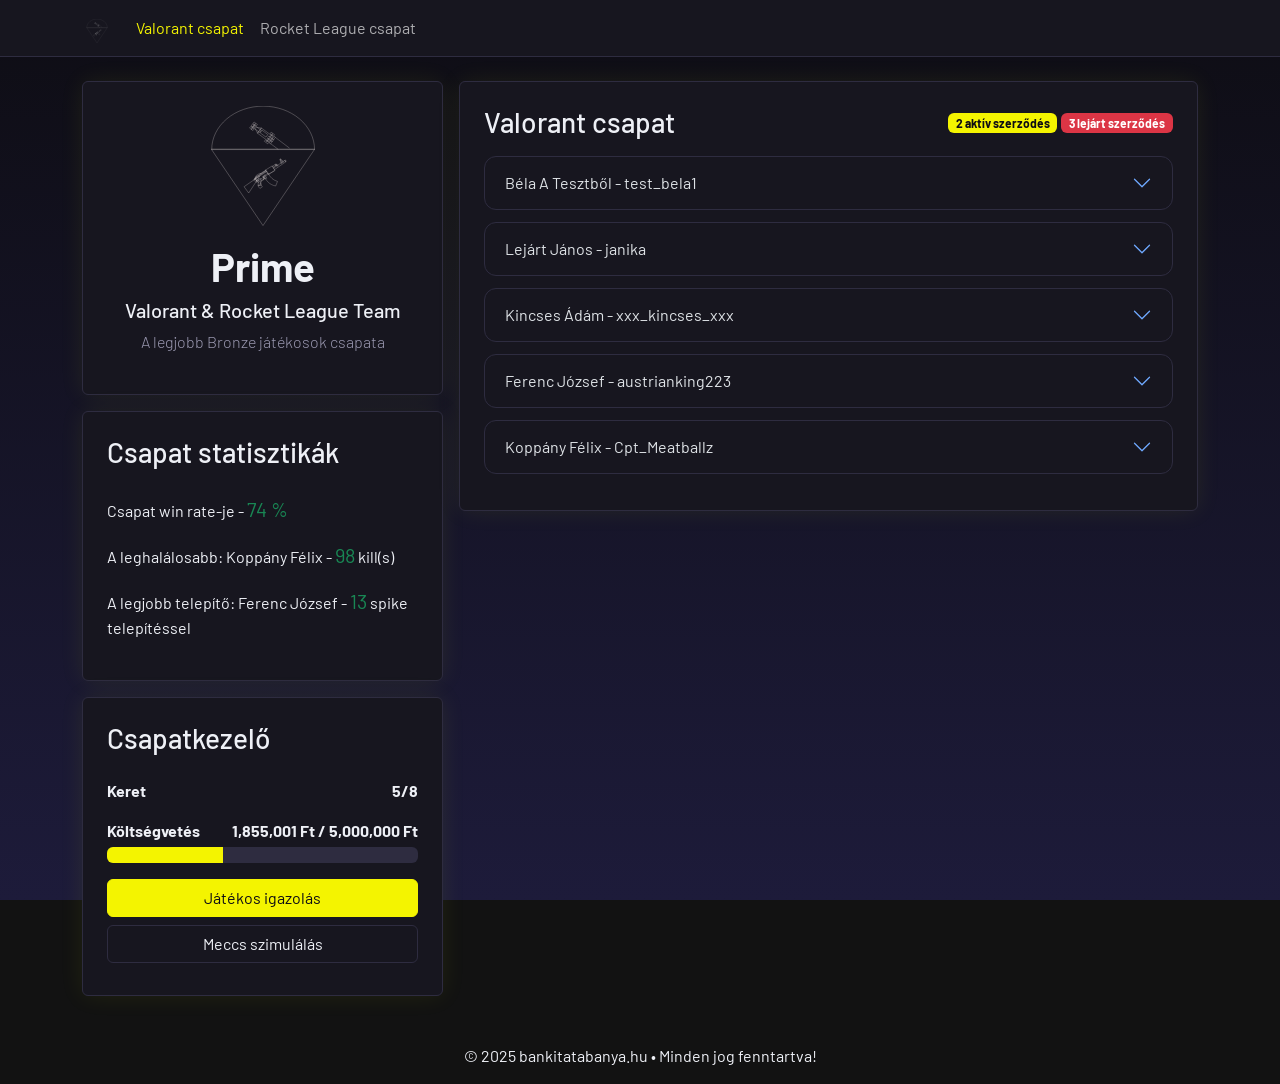
<file: index.html>
<!DOCTYPE html>
<html lang="hu" data-bs-theme="dark">

<head>
    <meta charset="UTF-8">
    <meta name="viewport" content="width=device-width, initial-scale=1.0">
    <title>PRIME</title>
    <link rel="stylesheet" href="css/bootstrap.min.css">
    <link href="https://cdn.jsdelivr.net/npm/bootstrap-icons@1.13.2/font/bootstrap-icons.min.css" rel="stylesheet">
    <link rel="stylesheet" href="css/style.css">
</head>

<body>
    <header>
        <nav class="navbar navbar-expand-lg bg-body-tertiary">
            <div class="container">
                <a class="navbar-brand" href="#">
                    <img src="egyeb/logo.svg" alt="Bootstrap" width="30" height="24">
                </a>
                <button class="navbar-toggler" type="button" data-bs-toggle="collapse"
                    data-bs-target="#navbarSupportedContent" aria-controls="navbarSupportedContent"
                    aria-expanded="false" aria-label="Toggle navigation">
                    <span class="navbar-toggler-icon"></span>
                </button>
                <div class="collapse navbar-collapse" id="navbarSupportedContent">
                    <ul class="navbar-nav mb-2 mb-lg-0">
                        <li class="nav-item">
                            <a class="nav-link active valorant_btn">Valorant csapat</a>
                        </li>
                        <li class="nav-item">
                            <a class="nav-link rocket_league_btn">Rocket League csapat</a>
                        </li>
                    </ul>
                </div>
            </div>
        </nav>
    </header>
    <main>
        <section>
            <div class="container my-4">
                <div class="row g-3">
                    <div class="col col-lg-4 col-sm-12">
                        <div class="border rounded shadow p-4 mb-3">
                            <div class="mb-3 text-center">
                                <img src="egyeb/logo.svg" alt="" height="120">
                            </div>
                            <h1 class="text-center fw-bold">Prime</h1>
                            <h5 class="text-center">Valorant & Rocket League Team</h5>
                            <p class="text-center text-secondary fw-light">A legjobb Bronze játékosok csapata</p>
                        </div>
                        <div class="border rounded shadow p-4 my-3">
                            <h3>Csapat statisztikák</h3>
                            <div class="pt-3 output-stats"></div>
                        </div>
                        <div class="border rounded shadow p-4">
                            <h3 class="mb-4">Csapatkezelő</h3>
                            <p class="d-flex justify-content-between fw-bold">
                                <span>Keret</span>
                                <span class="roster-count"></span>
                            </p>
                            <div class="mb-3">
                                <div class="d-flex justify-content-between flex-wrap column-gap-3 fw-bold mb-1">
                                    <span>Költségvetés</span>
                                    <span class="budget-text text-nowrap"></span>
                                </div>
                                <div class="progress" role="progressbar" aria-label="Felhasznált költségvetés">
                                    <div class="progress-bar bg-success budget-bar"></div>
                                </div>
                            </div>
                            <button type="button" class="btn btn-success w-100 mb-2 add-modalbtn">Játékos
                                igazolás</button>
                            <button type="button" class="btn btn-secondary w-100 mb-2 sim-modalbtn">Meccs
                                szimulálás</button>
                        </div>
                    </div>
                    <div class="col col-lg-8 col-sm-12">

                        <div class="border rounded shadow p-4">
                            <div aria-live="polite" aria-atomic="true"
                                class="toast-container position-fixed top-0 start-50 translate-middle-x p-3">
                                <div class="toast" id="live-toast" role="alert" aria-live="assertive"
                                    aria-atomic="true">
                                    <div class="toast-header" id="toast-header">
                                        <strong class="me-auto">Érték módosítása</strong>
                                        <button type="button" class="btn-close" data-bs-dismiss="toast"
                                            aria-label="Close"></button>
                                    </div>
                                    <div class="toast-body">
                                        <form class="toast-form d-flex"></form>
                                        <button type="button" class="btn btn-warning" onclick="edit_stat()">Adat(ok)
                                            módosítása</button>
                                    </div>
                                </div>
                            </div>
                            <div class="accordion output"></div>
                            <p class="my-3 fs-4 text-center text-secondary d-none empty_list">Jelenleg nincsen játékos
                                leszerződve a csapatba!</p>
                        </div>
                    </div>
                </div>
            </div>
        </section>
    </main>
    <footer class="text-center mt-5">
        <p>&copy; 2025 bankitatabanya.hu &bull; Minden jog fenntartva!</p>
    </footer>
    <div class="modal add-modal fade" tabindex="-1">
        <div class="modal-dialog">
            <div class="modal-content">
                <div class="modal-header bg-success add-header">
                    <h5 class="modal-title">Új játékos igazolása</h5>
                    <button type="button" class="btn-close" data-bs-dismiss="modal" aria-label="Close"></button>
                </div>
                <div class="modal-body">
                    <form class="add-form">
                        <div class="mb-3">
                            <label class="form-label">Játékos teljes neve</label>
                            <input type="text" class="form-control add-name" placeholder="Gipsz Jakab">
                            <div class="invalid-feedback">A teljes névnek legalább 6 karakterből kell állnia, illetve
                                nem tartalmazhat számot! (pl.: Gipsz Jakab).</div>
                        </div>
                        <div class="mb-3">
                            <label class="form-label">Játékos fiókneve / alias</label>
                            <input type="text" class="form-control add-nick" placeholder="Anonymus">
                            <div class="invalid-feedback">Az nicknévnek legalább 3 karakterből kell állnia! (pl.: Oxy)
                            </div>
                        </div>
                        <div class="mb-3">
                            <label class="form-label">Fizetés</label>
                            <input type="range" class="form-range add-pay" min="0" max="1000000" value="20000"
                                step="1000" id="range4">
                            <output for="range4" id="rangeValue"></output>
                            <div class="invalid-feedback budget-error"></div>
                        </div>
                        <div class="mb-3">
                            <label class="form-label">Szerződés lejárta</label>
                            <div class="row g-2">
                                <div class="col col-lg-6 col-sm-12">
                                    <input type="date" class="form-control add-date">
                                </div>
                                <div class="col col-lg-6 col-sm-12">
                                    <input type="time" class="form-control add-time">
                                </div>
                            </div>
                            <div class="invalid-feedback date-error">A megadott időpont már lejárt!</div>
                        </div>
                    </form>
                </div>
                <div class="modal-footer">
                    <button type="button" class="btn btn-secondary close" data-bs-dismiss="modal">Mégsem</button>
                    <button type="button" class="btn btn-success add-btn" onclick="add_player()">Aláírás</button>
                </div>
            </div>
        </div>
    </div>
    <div class="modal sim-modal fade" tabindex="-1">
        <div class="modal-dialog modal-lg">
            <div class="modal-content">
                <div class="modal-header">
                    <h5 class="modal-title text">Meccs szimulálása</h5>
                    <button type="button" class="btn-close" data-bs-dismiss="modal" aria-label="Close"></button>
                </div>
                <div class="modal-body">
                    <form class="add-form">
                        <div class="d-flex flex-column sim-inputs">

                        </div>

                    </form>
                </div>
                <div class="modal-footer">
                    <button type="button" class="btn btn-secondary" data-bs-dismiss="modal">Mégsem</button>
                    <button type="button" class="btn btn-primary sim-btn">Szimuláció indítása</button>
                </div>
            </div>
        </div>
    </div>
    <div class="modal fade delete-modal" tabindex="-1">
        <div class="modal-dialog">
            <div class="modal-content">
                <div class="modal-header bg-danger">
                    <h5 class="modal-title text-white">Megerősítés</h5>
                    <button type="button" class="btn-close" data-bs-dismiss="modal" aria-label="Close"></button>
                </div>
                <div class="modal-body delete-modal-body">

                </div>
                <div class="modal-footer">
                    <button type="button" class="btn btn-secondary" data-bs-dismiss="modal">Close</button>
                    <button type="button" class="btn btn-danger delete-btn" data-bs-dismiss="modal">Szerződés
                        felbontása</button>
                </div>
            </div>
        </div>
    </div>

    <div class="toast-container position-fixed bottom-0 end-0 p-3">
        <div id="liveToast" class="toast toast-success" role="alert" aria-live="assertive" aria-atomic="true">
            <div class="toast-header toast-success-header">
                <div class="toast-square rounded me-2 bg-success"></div>
                <strong class="me-auto"></strong>
                <small>most</small>
                <button type="button" class="btn-close" data-bs-dismiss="toast" aria-label="Close"></button>
            </div>
            <div class="toast-body toast-success-body">

            </div>
        </div>
    </div>
    <script src="js/bootstrap.bundle.min.js"></script>
    <script src="js/chart.umd.min.js"></script>
    <script src="js/Game.js"></script>
    <script src="js/Player.js"></script>
    <script src="js/script.js"></script>
</body>

</html>
</file>
<file: css/style.css>
@import url('https://fonts.googleapis.com/css2?family=Barlow:ital,wght@0,100;0,200;0,300;0,400;0,500;0,600;0,700;0,800;0,900;1,100;1,200;1,300;1,400;1,500;1,600;1,700;1,800;1,900&display=swap');

body {
    font-family: "Barlow", sans-serif;
    font-weight: 400;
    font-style: normal;
    background: linear-gradient(180deg, #0e0d14 0%, #1d1b3a 100%) fixed !important;
    color: #eef0f6 !important;
    min-height: 100vh;
}

.nav-item {
    cursor: pointer;
}

.bi-pencil-fill:hover, a:hover {
    color: #888 !important;
}

.toast-square {
    width: 20px;
    height: 20px;
}

/*ai*/
.accordion {
    min-width: 250px !important;
}

.accordion .accordion-item {
    background-color: transparent !important;
    border: 1px solid #2e2c40 !important;
    border-radius: 12px;
    margin-bottom: 12px;
    overflow: hidden;
}

.accordion-button {
    background-color: transparent !important;
}

.accordion-button:not(.collapsed) {
    background-color: rgba(212, 244, 0, 0.06) !important;
    color: #f4f400 !important;
    box-shadow: none !important;
}

.accordion-button:not(.collapsed)::after {
    filter: grayscale(1) brightness(2);
}

.accordion-button:focus {
    box-shadow: 0 0 0 0.2rem rgba(212, 244, 0, 0.2) !important;
}

.chart-wrap {
    max-width: 160px;
}

.chart-center {
    position: absolute;
    inset: 0;
    display: flex;
    flex-direction: column;
    align-items: center;
    justify-content: center;
    pointer-events: none;
}
/**/

.text-secondary {
    color: #9a98b0 !important;
}

.border,
.border-top {
    border-color: #2e2c40 !important;
}

main .shadow {
    background-color: #17161f;
    box-shadow: 0 0 24px rgba(212, 244, 0, 0.08) !important;
}

.bg-body-tertiary,
.toast,
.toast-header {
    background-color: #17161f !important;
}

.navbar {
    border-bottom: 1px solid #2e2c40;
}

.navbar-nav .nav-link.active {
    color: #f4f400 !important;
}

.btn-success,
.btn-warning,
.btn-primary {
    color: #0e0d14 !important;
    background-color: #f4f400 !important;
    border-color: #f4f400 !important;
}

.btn-success:hover,
.btn-warning:hover,
.btn-primary:hover {
    background-color: #e4ff3a !important;
    border-color: #e4ff3a !important;
}

.btn-success:active,
.btn-warning:active,
.btn-primary:active {
    background-color: #b8d400 !important;
    border-color: #b8d400 !important;
}

.btn-outline-warning {
    color: #f4f400 !important;
    background-color: transparent !important;
    border-color: #f4f400 !important;
}

.btn-outline-warning:hover {
    color: #0e0d14 !important;
    background-color: #f4f400 !important;
}

.btn-secondary {
    color: #eef0f6 !important;
    background-color: transparent !important;
    border-color: #2e2c40 !important;
}

.btn-secondary:hover {
    background-color: #2e2c40 !important;
    border-color: #9a98b0 !important;
}

.bg-success,
.bg-warning,
.text-bg-success {
    background-color: #f4f400 !important;
}

.text-bg-success {
    color: #0e0d14 !important;
}

.progress {
    background-color: #2e2c40 !important;
}

.modal-content {
    background-color: #17161f !important;
    border-color: #2e2c40 !important;
}

.modal-header.bg-success,
.modal-header.bg-warning {
    color: #0e0d14;
}

.modal-header.bg-success .btn-close,
.modal-header.bg-warning .btn-close {
    filter: none;
}

.form-control {
    background-color: #0e0d14 !important;
}

.form-control:focus:not(.is-invalid) {
    border-color: #f4f400 !important;
    box-shadow: 0 0 0 0.2rem rgba(212, 244, 0, 0.2) !important;
}

.form-range::-webkit-slider-thumb {
    background-color: #f4f400 !important;
}

.form-range::-moz-range-thumb {
    background-color: #f4f400 !important;
}

.sim-row {
    cursor: pointer;
}

.sim-row .form-check-input {
    width: 1.4rem;
    height: 1.4rem;
}

.form-check-input:checked {
    background-color: #d4f400 !important;
    border-color: #d4f400 !important;
    background-image: url("data:image/svg+xml,%3csvg xmlns='http://www.w3.org/2000/svg' viewBox='0 0 20 20'%3e%3cpath fill='none' stroke='%230e0d14' stroke-linecap='round' stroke-linejoin='round' stroke-width='3' d='m6 10 3 3 6-6'/%3e%3c/svg%3e") !important;
}

.sim-row:has(.form-check-input:checked) {
    border-color: #d4f400 !important;
    background-color: rgba(212, 244, 0, 0.06);
}

.sim-row:has(.is-invalid) {
    border-color: #dc3545 !important;
}
</file>
